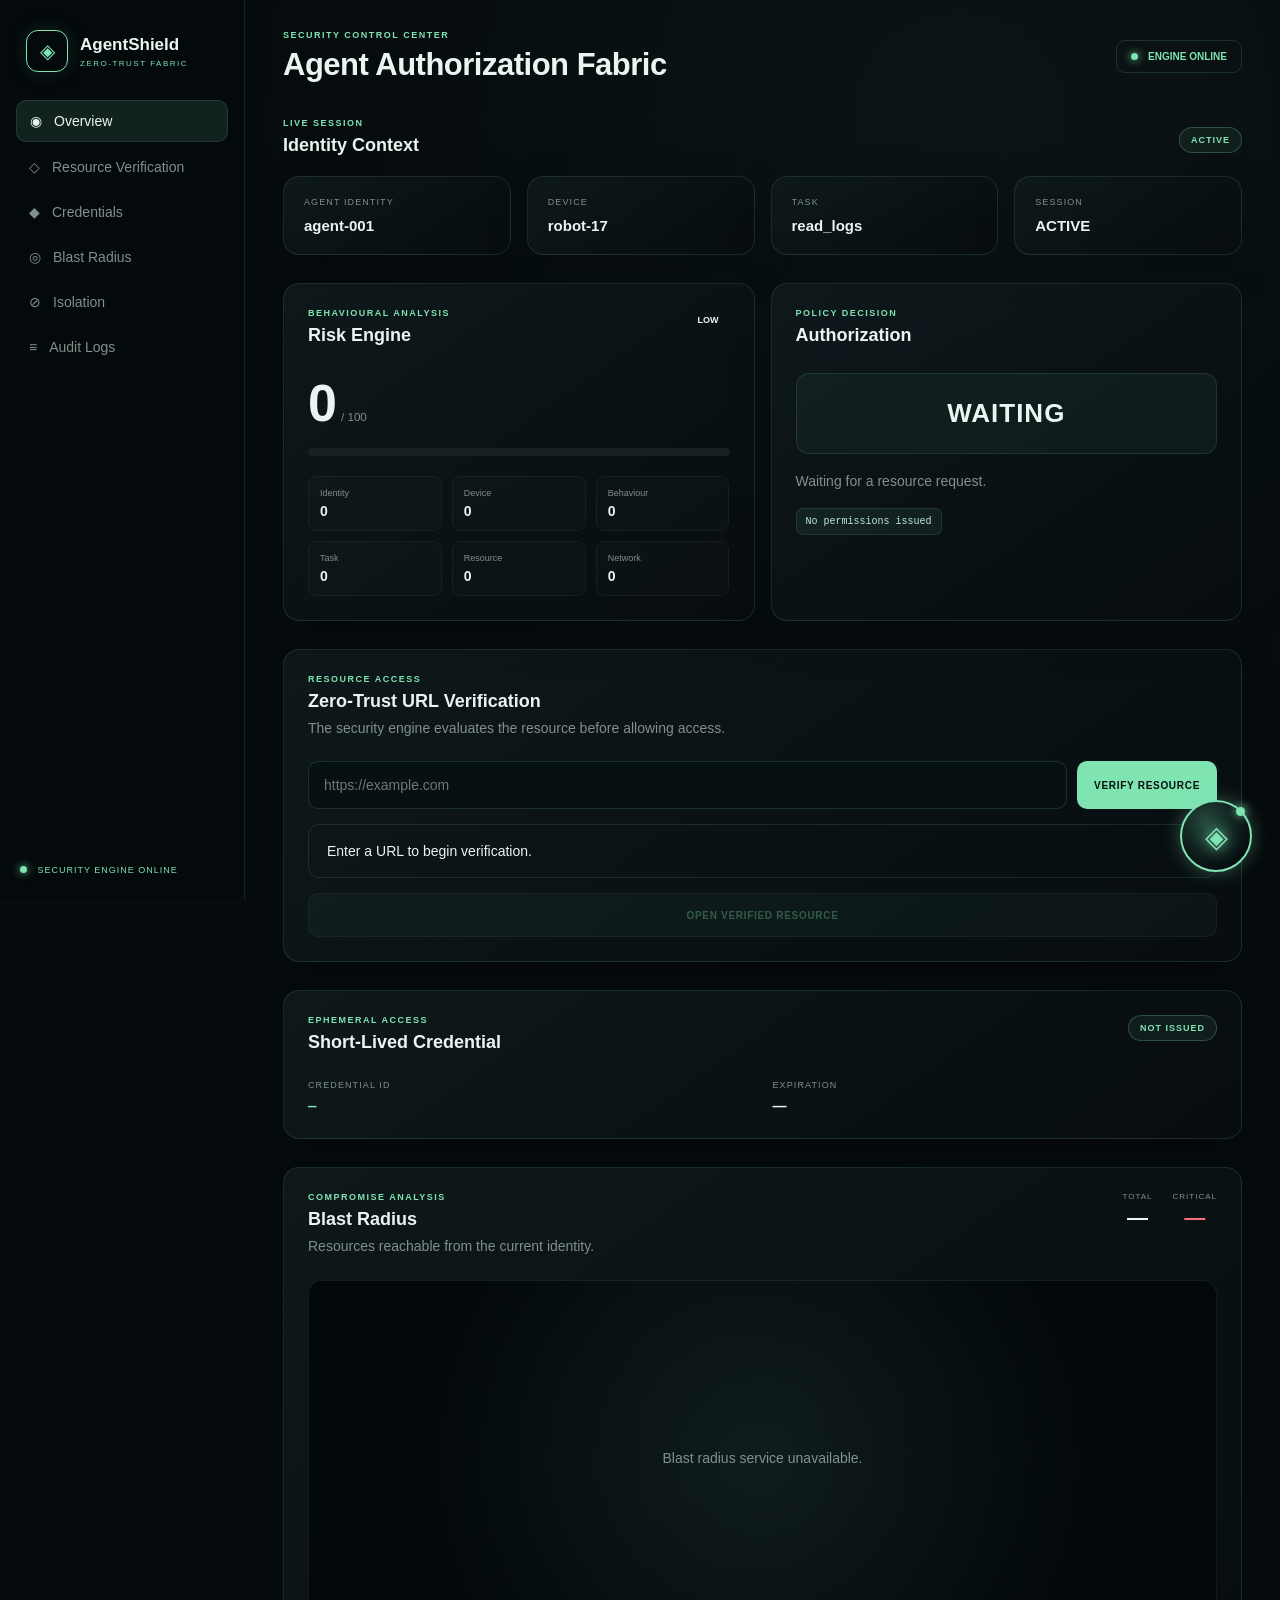
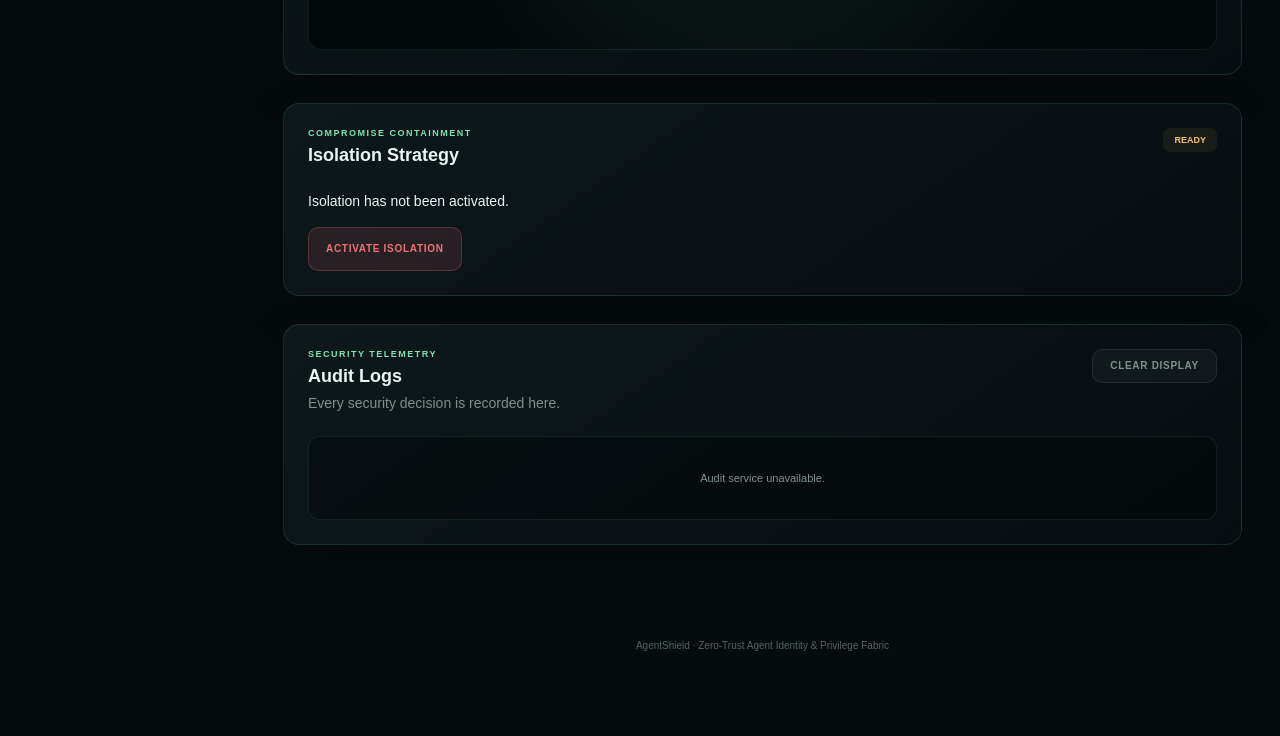
<file: index.html>
<!DOCTYPE html>
<html lang="en">

<head>

    <meta charset="UTF-8">

    <meta
        name="viewport"
        content="width=device-width, initial-scale=1.0"
    >

    <title>
        AgentShield | Zero-Trust Agent Security
    </title>

    <link
        rel="stylesheet"
        href="style.css"
    >

</head>

<body>

<div class="app">

    <!-- SIDEBAR -->

    <aside class="sidebar">

        <div class="brand">

            <div class="brand-icon">
                ◈
            </div>

            <div>
                <strong>
                    AgentShield
                </strong>

                <span>
                    ZERO-TRUST FABRIC
                </span>
            </div>

        </div>


        <nav>

            <a
                href="#overview"
                class="active"
            >
                <span>◉</span>
                Overview
            </a>

            <a href="#resource">
                <span>◇</span>
                Resource Verification
            </a>

            <a href="#credentials">
                <span>◆</span>
                Credentials
            </a>

            <a href="#blast">
                <span>◎</span>
                Blast Radius
            </a>

            <a href="#isolation">
                <span>⊘</span>
                Isolation
            </a>

            <a href="#audit">
                <span>≡</span>
                Audit Logs
            </a>

        </nav>


        <div class="sidebar-status">

            <span class="online-dot"></span>

            SECURITY ENGINE ONLINE

        </div>

    </aside>


    <!-- MAIN -->

    <main class="main">

        <header class="topbar">

            <div>

                <span class="eyebrow">
                    SECURITY CONTROL CENTER
                </span>

                <h1>
                    Agent Authorization Fabric
                </h1>

            </div>


            <div class="engine-status">

                <span class="online-dot"></span>

                ENGINE ONLINE

            </div>

        </header>


        <!-- OVERVIEW -->

        <section
            id="overview"
            class="section"
        >

            <div class="section-title">

                <div>

                    <span class="eyebrow">
                        LIVE SESSION
                    </span>

                    <h2>
                        Identity Context
                    </h2>

                </div>

                <div
                    id="identityBadge"
                    class="badge"
                >
                    ACTIVE
                </div>

            </div>


            <div class="grid four">

                <div class="card">

                    <span class="label">
                        AGENT IDENTITY
                    </span>

                    <strong id="identity">
                        agent-001
                    </strong>

                </div>


                <div class="card">

                    <span class="label">
                        DEVICE
                    </span>

                    <strong id="device">
                        robot-17
                    </strong>

                </div>


                <div class="card">

                    <span class="label">
                        TASK
                    </span>

                    <strong id="task">
                        read_logs
                    </strong>

                </div>


                <div class="card">

                    <span class="label">
                        SESSION
                    </span>

                    <strong id="sessionStatus">
                        ACTIVE
                    </strong>

                </div>

            </div>

        </section>


        <!-- RISK -->

        <section class="section">

            <div class="grid two">

                <div class="panel risk-panel">

                    <div class="panel-heading">

                        <div>

                            <span class="eyebrow">
                                BEHAVIOURAL ANALYSIS
                            </span>

                            <h2>
                                Risk Engine
                            </h2>

                        </div>

                        <div
                            id="riskLevel"
                            class="risk-level"
                        >
                            LOW
                        </div>

                    </div>


                    <div class="risk-score">

                        <span
                            id="riskNumber"
                        >
                            0
                        </span>

                        <small>
                            / 100
                        </small>

                    </div>


                    <div class="risk-track">

                        <div
                            id="riskProgress"
                            class="risk-progress"
                        ></div>

                    </div>


                    <div class="signals">

                        <div>
                            <span>
                                Identity
                            </span>

                            <strong
                                id="identityRisk"
                            >
                                0
                            </strong>
                        </div>

                        <div>
                            <span>
                                Device
                            </span>

                            <strong
                                id="deviceRisk"
                            >
                                0
                            </strong>
                        </div>

                        <div>
                            <span>
                                Behaviour
                            </span>

                            <strong
                                id="behaviourRisk"
                            >
                                0
                            </strong>
                        </div>

                        <div>
                            <span>
                                Task
                            </span>

                            <strong
                                id="taskRisk"
                            >
                                0
                            </strong>
                        </div>

                        <div>
                            <span>
                                Resource
                            </span>

                            <strong
                                id="resourceRisk"
                            >
                                0
                            </strong>
                        </div>

                        <div>
                            <span>
                                Network
                            </span>

                            <strong
                                id="networkRisk"
                            >
                                0
                            </strong>
                        </div>

                    </div>

                </div>


                <!-- AUTHORIZATION -->

                <div class="panel">

                    <div class="panel-heading">

                        <div>

                            <span class="eyebrow">
                                POLICY DECISION
                            </span>

                            <h2>
                                Authorization
                            </h2>

                        </div>

                    </div>


                    <div
                        id="authorizationDecision"
                        class="authorization-decision"
                    >
                        WAITING
                    </div>


                    <p
                        id="authorizationMessage"
                        class="authorization-message"
                    >
                        Waiting for a resource request.
                    </p>


                    <div
                        id="permissions"
                        class="permissions"
                    >

                        <span>
                            No permissions issued
                        </span>

                    </div>

                </div>

            </div>

        </section>


        <!-- RESOURCE -->

        <section
            id="resource"
            class="section"
        >

            <div class="panel">

                <div class="panel-heading">

                    <div>

                        <span class="eyebrow">
                            RESOURCE ACCESS
                        </span>

                        <h2>
                            Zero-Trust URL Verification
                        </h2>

                        <p>
                            The security engine evaluates the
                            resource before allowing access.
                        </p>

                    </div>

                </div>


                <div class="url-form">

                    <input
                        id="resourceUrl"
                        type="url"
                        placeholder="https://example.com"
                        autocomplete="off"
                    >

                    <button
                        id="verifyButton"
                        class="primary-button"
                        type="button"
                    >
                        VERIFY RESOURCE
                    </button>

                </div>


                <div
                    id="resourceResult"
                    class="resource-result"
                >

                    <div class="waiting-box">
                        Enter a URL to begin verification.
                    </div>

                </div>


                <button
                    id="openResourceButton"
                    class="open-button"
                    type="button"
                    disabled
                >
                    OPEN VERIFIED RESOURCE
                </button>

            </div>

        </section>


        <!-- CREDENTIAL -->

        <section
            id="credentials"
            class="section"
        >

            <div class="panel">

                <div class="panel-heading">

                    <div>

                        <span class="eyebrow">
                            EPHEMERAL ACCESS
                        </span>

                        <h2>
                            Short-Lived Credential
                        </h2>

                    </div>

                    <div
                        id="credentialStatus"
                        class="badge"
                    >
                        NOT ISSUED
                    </div>

                </div>


                <div class="credential-grid">

                    <div>

                        <span class="label">
                            CREDENTIAL ID
                        </span>

                        <strong
                            id="credentialId"
                            class="mono"
                        >
                            —
                        </strong>

                    </div>


                    <div>

                        <span class="label">
                            EXPIRATION
                        </span>

                        <strong
                            id="credentialTimer"
                        >
                            —
                        </strong>

                    </div>

                </div>

            </div>

        </section>


        <!-- BLAST RADIUS -->

        <section
            id="blast"
            class="section"
        >

            <div class="panel">

                <div class="panel-heading">

                    <div>

                        <span class="eyebrow">
                            COMPROMISE ANALYSIS
                        </span>

                        <h2>
                            Blast Radius
                        </h2>

                        <p>
                            Resources reachable from the current identity.
                        </p>

                    </div>


                    <div class="blast-summary">

                        <div>

                            <span>
                                TOTAL
                            </span>

                            <strong
                                class="total-resources"
                            >
                                —
                            </strong>

                        </div>


                        <div class="critical">

                            <span>
                                CRITICAL
                            </span>

                            <strong
                                class="critical-count"
                            >
                                —
                            </strong>

                        </div>

                    </div>

                </div>


                <div
                    id="blastRadiusGraph"
                    class="blast-radius-graph"
                >

                    <div class="graph-loading">
                        Loading privilege graph...
                    </div>

                </div>

            </div>

        </section>


        <!-- ISOLATION -->

        <section
            id="isolation"
            class="section"
        >

            <div class="panel isolation-panel">

                <div class="panel-heading">

                    <div>

                        <span class="eyebrow">
                            COMPROMISE CONTAINMENT
                        </span>

                        <h2>
                            Isolation Strategy
                        </h2>

                    </div>


                    <div
                        class="isolation-status"
                    >
                        READY
                    </div>

                </div>


                <div
                    class="isolation-actions"
                >

                    <div>
                        Isolation has not been activated.
                    </div>

                </div>


                <button
                    id="isolateButton"
                    class="danger-button"
                    type="button"
                >
                    ACTIVATE ISOLATION
                </button>

            </div>

        </section>


        <!-- AUDIT LOGS AT BOTTOM -->

        <section
            id="audit"
            class="section audit-section"
        >

            <div class="panel">

                <div class="panel-heading">

                    <div>

                        <span class="eyebrow">
                            SECURITY TELEMETRY
                        </span>

                        <h2>
                            Audit Logs
                        </h2>

                        <p>
                            Every security decision is recorded here.
                        </p>

                    </div>


                    <button
                        id="clearLogsButton"
                        class="secondary-button"
                        type="button"
                    >
                        CLEAR DISPLAY
                    </button>

                </div>


                <div
                    id="auditLogs"
                    class="audit-log-container"
                >

                    <div class="audit-empty">
                        Waiting for security events...
                    </div>

                </div>

            </div>

        </section>


        <footer>

            AgentShield · Zero-Trust Agent Identity
            & Privilege Fabric

        </footer>

    </main>

</div>


<!-- DRAGGABLE AI INSTRUCTOR -->

<div id="floatingAgent">

    <button
        id="floatingAgentButton"
        type="button"
    >

        <span class="bot-icon">
            ◈
        </span>

        <span class="bot-status"></span>

    </button>


    <div id="agentChat">

        <div class="chat-header">

            <div>

                <strong>
                    AgentShield AI
                </strong>

                <small>
                    SECURITY INSTRUCTOR
                </small>

            </div>


            <button
                id="closeAgentChat"
                type="button"
            >
                ×
            </button>

        </div>


        <div
            id="chatMessages"
            class="chat-messages"
        >

            <div class="bot-message">

                Hello. I am your AgentShield
                security instructor.

                <br><br>

                Ask me about:

                <br>
                • Risk Engine
                <br>
                • Authorization
                <br>
                • Credentials
                <br>
                • Blast Radius
                <br>
                • Isolation
                <br>
                • Zero Trust

            </div>

        </div>


        <div class="chat-input-area">

            <input
                id="chatInput"
                type="text"
                placeholder="Ask about security..."
            >

            <button
                id="sendChat"
                type="button"
            >
                →
            </button>

        </div>

    </div>

</div>


<script src="script.js"></script>

</body>

</html>
</file>
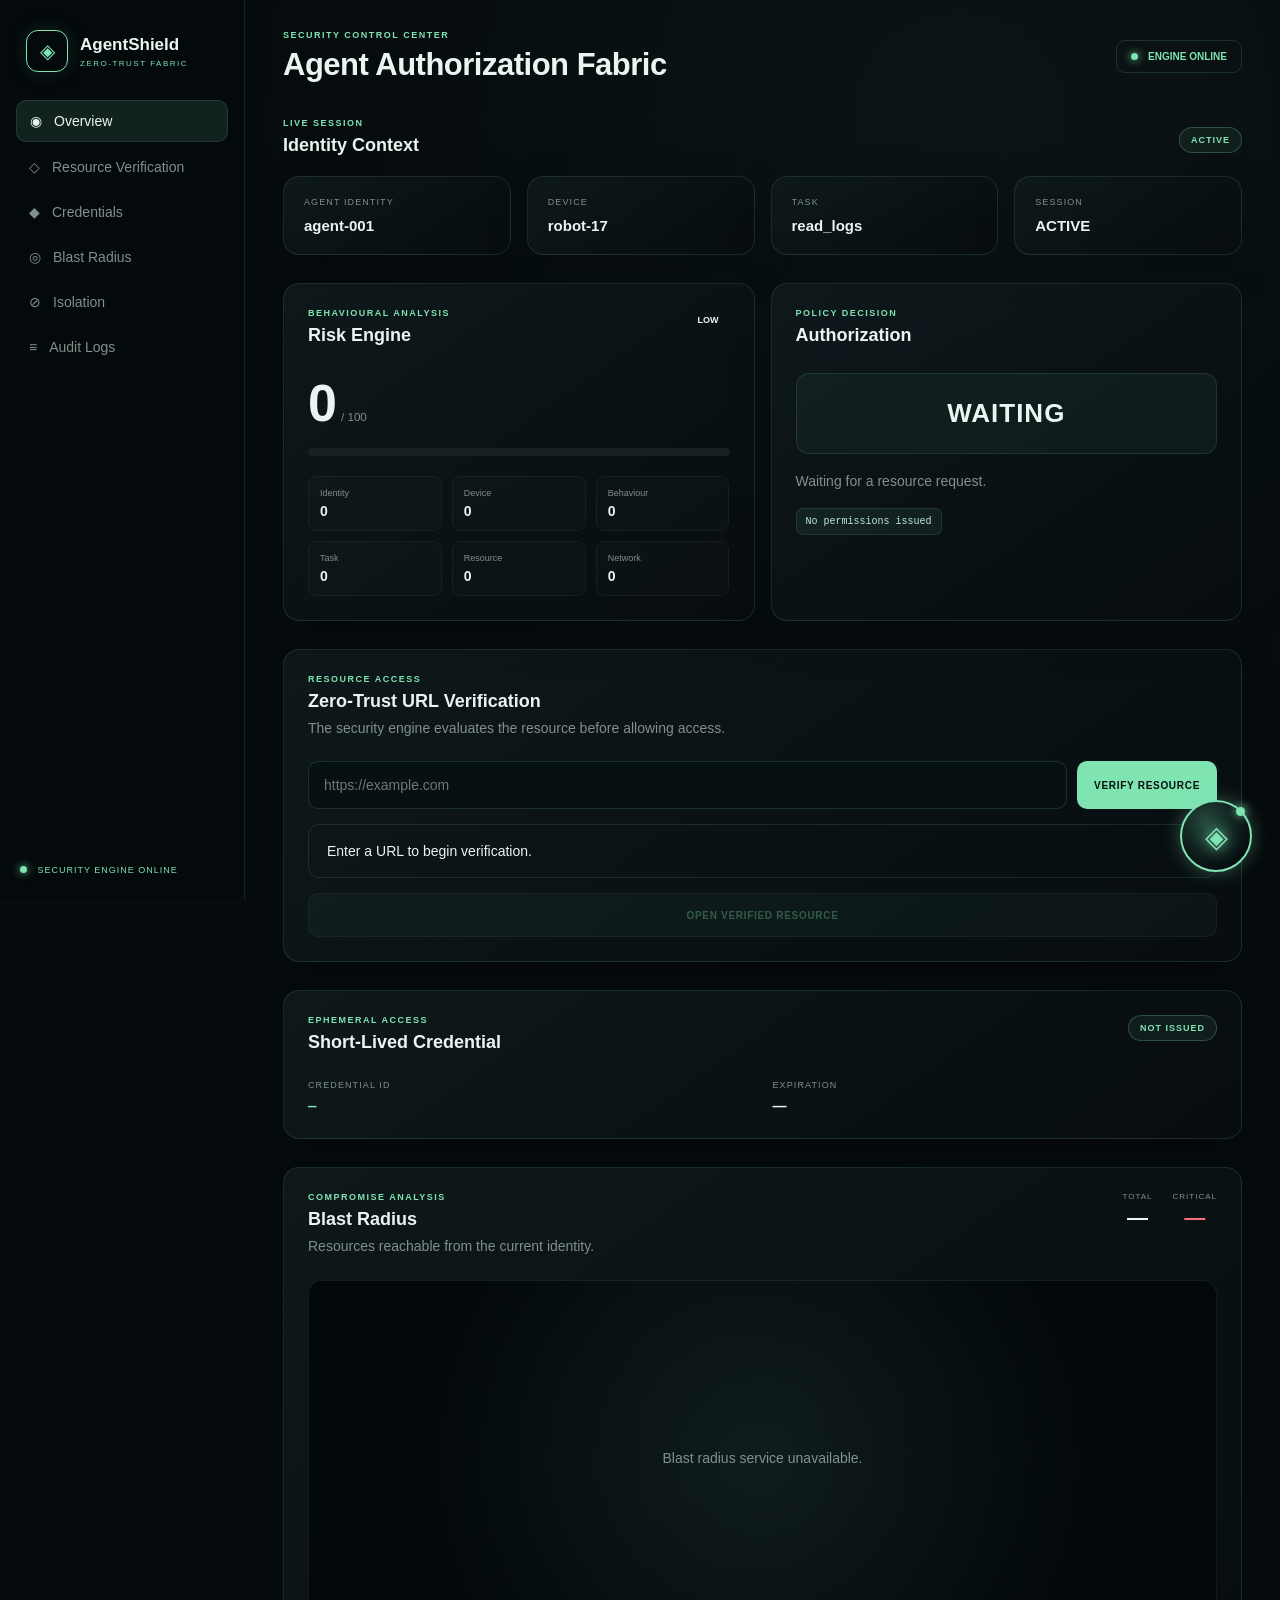
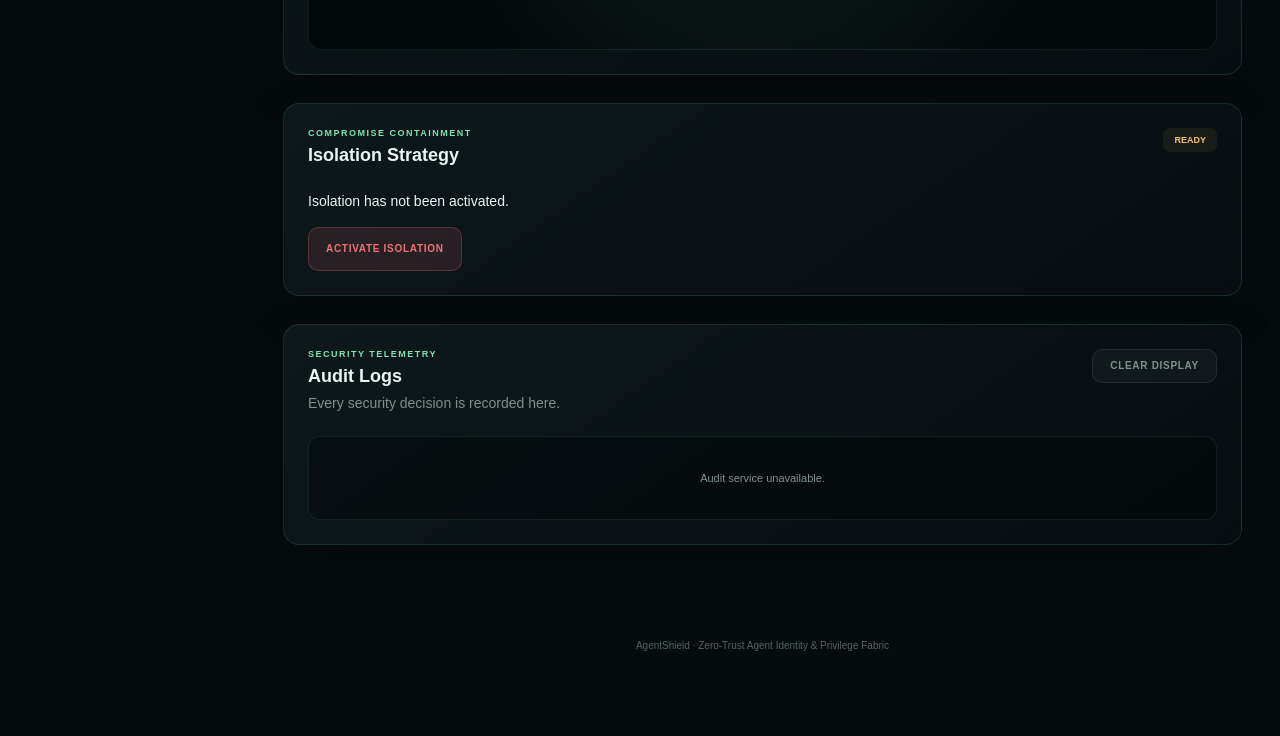
<file: frontend/index.html>
<!DOCTYPE html>
<html lang="en">

<head>

    <meta charset="UTF-8">

    <meta
        name="viewport"
        content="width=device-width, initial-scale=1.0"
    >

    <title>
        AgentShield | Zero-Trust Agent Security
    </title>

    <link
        rel="stylesheet"
        href="style.css"
    >

</head>

<body>

<div class="app">

    <!-- SIDEBAR -->

    <aside class="sidebar">

        <div class="brand">

            <div class="brand-icon">
                ◈
            </div>

            <div>
                <strong>
                    AgentShield
                </strong>

                <span>
                    ZERO-TRUST FABRIC
                </span>
            </div>

        </div>


        <nav>

            <a
                href="#overview"
                class="active"
            >
                <span>◉</span>
                Overview
            </a>

            <a href="#resource">
                <span>◇</span>
                Resource Verification
            </a>

            <a href="#credentials">
                <span>◆</span>
                Credentials
            </a>

            <a href="#blast">
                <span>◎</span>
                Blast Radius
            </a>

            <a href="#isolation">
                <span>⊘</span>
                Isolation
            </a>

            <a href="#audit">
                <span>≡</span>
                Audit Logs
            </a>

        </nav>


        <div class="sidebar-status">

            <span class="online-dot"></span>

            SECURITY ENGINE ONLINE

        </div>

    </aside>


    <!-- MAIN -->

    <main class="main">

        <header class="topbar">

            <div>

                <span class="eyebrow">
                    SECURITY CONTROL CENTER
                </span>

                <h1>
                    Agent Authorization Fabric
                </h1>

            </div>


            <div class="engine-status">

                <span class="online-dot"></span>

                ENGINE ONLINE

            </div>

        </header>


        <!-- OVERVIEW -->

        <section
            id="overview"
            class="section"
        >

            <div class="section-title">

                <div>

                    <span class="eyebrow">
                        LIVE SESSION
                    </span>

                    <h2>
                        Identity Context
                    </h2>

                </div>

                <div
                    id="identityBadge"
                    class="badge"
                >
                    ACTIVE
                </div>

            </div>


            <div class="grid four">

                <div class="card">

                    <span class="label">
                        AGENT IDENTITY
                    </span>

                    <strong id="identity">
                        agent-001
                    </strong>

                </div>


                <div class="card">

                    <span class="label">
                        DEVICE
                    </span>

                    <strong id="device">
                        robot-17
                    </strong>

                </div>


                <div class="card">

                    <span class="label">
                        TASK
                    </span>

                    <strong id="task">
                        read_logs
                    </strong>

                </div>


                <div class="card">

                    <span class="label">
                        SESSION
                    </span>

                    <strong id="sessionStatus">
                        ACTIVE
                    </strong>

                </div>

            </div>

        </section>


        <!-- RISK -->

        <section class="section">

            <div class="grid two">

                <div class="panel risk-panel">

                    <div class="panel-heading">

                        <div>

                            <span class="eyebrow">
                                BEHAVIOURAL ANALYSIS
                            </span>

                            <h2>
                                Risk Engine
                            </h2>

                        </div>

                        <div
                            id="riskLevel"
                            class="risk-level"
                        >
                            LOW
                        </div>

                    </div>


                    <div class="risk-score">

                        <span
                            id="riskNumber"
                        >
                            0
                        </span>

                        <small>
                            / 100
                        </small>

                    </div>


                    <div class="risk-track">

                        <div
                            id="riskProgress"
                            class="risk-progress"
                        ></div>

                    </div>


                    <div class="signals">

                        <div>
                            <span>
                                Identity
                            </span>

                            <strong
                                id="identityRisk"
                            >
                                0
                            </strong>
                        </div>

                        <div>
                            <span>
                                Device
                            </span>

                            <strong
                                id="deviceRisk"
                            >
                                0
                            </strong>
                        </div>

                        <div>
                            <span>
                                Behaviour
                            </span>

                            <strong
                                id="behaviourRisk"
                            >
                                0
                            </strong>
                        </div>

                        <div>
                            <span>
                                Task
                            </span>

                            <strong
                                id="taskRisk"
                            >
                                0
                            </strong>
                        </div>

                        <div>
                            <span>
                                Resource
                            </span>

                            <strong
                                id="resourceRisk"
                            >
                                0
                            </strong>
                        </div>

                        <div>
                            <span>
                                Network
                            </span>

                            <strong
                                id="networkRisk"
                            >
                                0
                            </strong>
                        </div>

                    </div>

                </div>


                <!-- AUTHORIZATION -->

                <div class="panel">

                    <div class="panel-heading">

                        <div>

                            <span class="eyebrow">
                                POLICY DECISION
                            </span>

                            <h2>
                                Authorization
                            </h2>

                        </div>

                    </div>


                    <div
                        id="authorizationDecision"
                        class="authorization-decision"
                    >
                        WAITING
                    </div>


                    <p
                        id="authorizationMessage"
                        class="authorization-message"
                    >
                        Waiting for a resource request.
                    </p>


                    <div
                        id="permissions"
                        class="permissions"
                    >

                        <span>
                            No permissions issued
                        </span>

                    </div>

                </div>

            </div>

        </section>


        <!-- RESOURCE -->

        <section
            id="resource"
            class="section"
        >

            <div class="panel">

                <div class="panel-heading">

                    <div>

                        <span class="eyebrow">
                            RESOURCE ACCESS
                        </span>

                        <h2>
                            Zero-Trust URL Verification
                        </h2>

                        <p>
                            The security engine evaluates the
                            resource before allowing access.
                        </p>

                    </div>

                </div>


                <div class="url-form">

                    <input
                        id="resourceUrl"
                        type="url"
                        placeholder="https://example.com"
                        autocomplete="off"
                    >

                    <button
                        id="verifyButton"
                        class="primary-button"
                        type="button"
                    >
                        VERIFY RESOURCE
                    </button>

                </div>


                <div
                    id="resourceResult"
                    class="resource-result"
                >

                    <div class="waiting-box">
                        Enter a URL to begin verification.
                    </div>

                </div>


                <button
                    id="openResourceButton"
                    class="open-button"
                    type="button"
                    disabled
                >
                    OPEN VERIFIED RESOURCE
                </button>

            </div>

        </section>


        <!-- CREDENTIAL -->

        <section
            id="credentials"
            class="section"
        >

            <div class="panel">

                <div class="panel-heading">

                    <div>

                        <span class="eyebrow">
                            EPHEMERAL ACCESS
                        </span>

                        <h2>
                            Short-Lived Credential
                        </h2>

                    </div>

                    <div
                        id="credentialStatus"
                        class="badge"
                    >
                        NOT ISSUED
                    </div>

                </div>


                <div class="credential-grid">

                    <div>

                        <span class="label">
                            CREDENTIAL ID
                        </span>

                        <strong
                            id="credentialId"
                            class="mono"
                        >
                            —
                        </strong>

                    </div>


                    <div>

                        <span class="label">
                            EXPIRATION
                        </span>

                        <strong
                            id="credentialTimer"
                        >
                            —
                        </strong>

                    </div>

                </div>

            </div>

        </section>


        <!-- BLAST RADIUS -->

        <section
            id="blast"
            class="section"
        >

            <div class="panel">

                <div class="panel-heading">

                    <div>

                        <span class="eyebrow">
                            COMPROMISE ANALYSIS
                        </span>

                        <h2>
                            Blast Radius
                        </h2>

                        <p>
                            Resources reachable from the current identity.
                        </p>

                    </div>


                    <div class="blast-summary">

                        <div>

                            <span>
                                TOTAL
                            </span>

                            <strong
                                class="total-resources"
                            >
                                —
                            </strong>

                        </div>


                        <div class="critical">

                            <span>
                                CRITICAL
                            </span>

                            <strong
                                class="critical-count"
                            >
                                —
                            </strong>

                        </div>

                    </div>

                </div>


                <div
                    id="blastRadiusGraph"
                    class="blast-radius-graph"
                >

                    <div class="graph-loading">
                        Loading privilege graph...
                    </div>

                </div>

            </div>

        </section>


        <!-- ISOLATION -->

        <section
            id="isolation"
            class="section"
        >

            <div class="panel isolation-panel">

                <div class="panel-heading">

                    <div>

                        <span class="eyebrow">
                            COMPROMISE CONTAINMENT
                        </span>

                        <h2>
                            Isolation Strategy
                        </h2>

                    </div>


                    <div
                        class="isolation-status"
                    >
                        READY
                    </div>

                </div>


                <div
                    class="isolation-actions"
                >

                    <div>
                        Isolation has not been activated.
                    </div>

                </div>


                <button
                    id="isolateButton"
                    class="danger-button"
                    type="button"
                >
                    ACTIVATE ISOLATION
                </button>

            </div>

        </section>


        <!-- AUDIT LOGS AT BOTTOM -->

        <section
            id="audit"
            class="section audit-section"
        >

            <div class="panel">

                <div class="panel-heading">

                    <div>

                        <span class="eyebrow">
                            SECURITY TELEMETRY
                        </span>

                        <h2>
                            Audit Logs
                        </h2>

                        <p>
                            Every security decision is recorded here.
                        </p>

                    </div>


                    <button
                        id="clearLogsButton"
                        class="secondary-button"
                        type="button"
                    >
                        CLEAR DISPLAY
                    </button>

                </div>


                <div
                    id="auditLogs"
                    class="audit-log-container"
                >

                    <div class="audit-empty">
                        Waiting for security events...
                    </div>

                </div>

            </div>

        </section>


        <footer>

            AgentShield · Zero-Trust Agent Identity
            & Privilege Fabric

        </footer>

    </main>

</div>


<!-- DRAGGABLE AI INSTRUCTOR -->

<div id="floatingAgent">

    <button
        id="floatingAgentButton"
        type="button"
    >

        <span class="bot-icon">
            ◈
        </span>

        <span class="bot-status"></span>

    </button>


    <div id="agentChat">

        <div class="chat-header">

            <div>

                <strong>
                    AgentShield AI
                </strong>

                <small>
                    SECURITY INSTRUCTOR
                </small>

            </div>


            <button
                id="closeAgentChat"
                type="button"
            >
                ×
            </button>

        </div>


        <div
            id="chatMessages"
            class="chat-messages"
        >

            <div class="bot-message">

                Hello. I am your AgentShield
                security instructor.

                <br><br>

                Ask me about:

                <br>
                • Risk Engine
                <br>
                • Authorization
                <br>
                • Credentials
                <br>
                • Blast Radius
                <br>
                • Isolation
                <br>
                • Zero Trust

            </div>

        </div>


        <div class="chat-input-area">

            <input
                id="chatInput"
                type="text"
                placeholder="Ask about security..."
            >

            <button
                id="sendChat"
                type="button"
            >
                →
            </button>

        </div>

    </div>

</div>


<script src="script.js"></script>

</body>

</html>
</file>
<file: style.css>
* {
    box-sizing: border-box;
    margin: 0;
    padding: 0;
}

:root {

    --bg:
        #060b0d;

    --panel:
        #0b1316;

    --panel-2:
        #101a1d;

    --border:
        rgba(127, 227, 178, 0.13);

    --green:
        #7fe3b2;

    --green-soft:
        rgba(127, 227, 178, 0.12);

    --text:
        #e8f5f0;

    --muted:
        #7f918b;

    --yellow:
        #f2bf70;

    --red:
        #ef7279;

    --blue:
        #83baff;
}

html {
    scroll-behavior: smooth;
}

body {

    background:
        radial-gradient(
            circle at 75% 5%,
            rgba(127, 227, 178, 0.045),
            transparent 30%
        ),
        var(--bg);

    color:
        var(--text);

    font-family:
        Inter,
        Segoe UI,
        Arial,
        sans-serif;

    font-size:
        14px;

    min-height:
        100vh;
}

button,
input {
    font:
        inherit;
}

button {
    cursor:
        pointer;
}

.app {
    min-height:
        100vh;

    display:
        flex;
}


/* SIDEBAR */

.sidebar {

    position:
        sticky;

    top:
        0;

    width:
        245px;

    height:
        100vh;

    padding:
        24px 16px;

    border-right:
        1px solid var(--border);

    background:
        rgba(5, 10, 12, 0.95);
}

.brand {

    display:
        flex;

    gap:
        12px;

    align-items:
        center;

    padding:
        6px 10px 28px;
}

.brand-icon {

    width:
        42px;

    height:
        42px;

    display:
        flex;

    align-items:
        center;

    justify-content:
        center;

    border:
        1px solid var(--green);

    border-radius:
        12px;

    color:
        var(--green);

    font-size:
        20px;

    box-shadow:
        0 0 20px
        rgba(127,227,178,.12);
}

.brand strong {

    display:
        block;

    font-size:
        17px;
}

.brand span {

    display:
        block;

    margin-top:
        4px;

    color:
        var(--green);

    font-size:
        8px;

    letter-spacing:
        1.5px;
}

nav {

    display:
        flex;

    flex-direction:
        column;

    gap:
        5px;
}

nav a {

    display:
        flex;

    align-items:
        center;

    gap:
        12px;

    padding:
        12px 13px;

    border-radius:
        10px;

    color:
        var(--muted);

    text-decoration:
        none;

    transition:
        .2s;
}

nav a:hover,
nav a.active {

    color:
        var(--text);

    background:
        var(--green-soft);
}

nav a.active {

    border:
        1px solid
        rgba(127,227,178,.12);
}

.sidebar-status {

    position:
        absolute;

    left:
        20px;

    right:
        20px;

    bottom:
        25px;

    color:
        var(--green);

    font-size:
        9px;

    letter-spacing:
        1px;
}

.online-dot {

    display:
        inline-block;

    width:
        7px;

    height:
        7px;

    margin-right:
        7px;

    border-radius:
        50%;

    background:
        var(--green);

    box-shadow:
        0 0 9px
        var(--green);
}


/* MAIN */

.main {

    width:
        calc(100% - 245px);

    max-width:
        1500px;

    padding:
        30px 38px 60px;
}

.topbar {

    display:
        flex;

    align-items:
        center;

    justify-content:
        space-between;

    margin-bottom:
        35px;
}

.eyebrow {

    display:
        block;

    margin-bottom:
        7px;

    color:
        var(--green);

    font-size:
        9px;

    font-weight:
        700;

    letter-spacing:
        1.5px;
}

h1 {

    font-size:
        clamp(22px, 3vw, 31px);

    letter-spacing:
        -.5px;
}

h2 {

    font-size:
        18px;

    margin-bottom:
        5px;
}

p {

    color:
        var(--muted);

    line-height:
        1.6;
}

.engine-status {

    padding:
        10px 14px;

    border:
        1px solid
        rgba(127,227,178,.16);

    border-radius:
        9px;

    color:
        var(--green);

    font-size:
        10px;
    font-weight:
        700;
}


/* SECTIONS */

.section {

    margin-bottom:
        28px;
}

.section-title {

    display:
        flex;

    align-items:
        center;

    justify-content:
        space-between;

    margin-bottom:
        15px;
}


/* CARDS */

.grid {

    display:
        grid;

    gap:
        16px;
}

.grid.four {

    grid-template-columns:
        repeat(4, 1fr);
}

.grid.two {

    grid-template-columns:
        repeat(2, 1fr);
}

.card,
.panel {

    border:
        1px solid var(--border);

    border-radius:
        16px;

    background:
        linear-gradient(
            145deg,
            rgba(15,25,28,.94),
            rgba(7,13,16,.96)
        );

    box-shadow:
        0 15px 45px
        rgba(0,0,0,.16);
}

.card {

    padding:
        20px;
}

.card strong {

    display:
        block;

    margin-top:
        10px;

    color:
        var(--text);

    font-size:
        15px;
}

.label {

    display:
        block;

    color:
        var(--muted);

    font-size:
        9px;

    letter-spacing:
        1.1px;
}


/* PANEL */

.panel {

    padding:
        24px;
}

.panel-heading {

    display:
        flex;

    align-items:
        flex-start;

    justify-content:
        space-between;

    gap:
        20px;

    margin-bottom:
        22px;
}


/* BADGES */

.badge {

    padding:
        7px 11px;

    border:
        1px solid
        rgba(127,227,178,.25);

    border-radius:
        999px;

    color:
        var(--green);

    background:
        rgba(127,227,178,.07);

    font-size:
        9px;

    font-weight:
        700;

    letter-spacing:
        1px;
}


/* RISK */

.risk-score {

    display:
        flex;

    align-items:
        baseline;

    gap:
        4px;

    margin:
        15px 0;
}

.risk-score span {

    font-size:
        52px;

    font-weight:
        700;
}

.risk-score small {

    color:
        var(--muted);
}

.risk-track {

    height:
        8px;

    overflow:
        hidden;

    border-radius:
        99px;

    background:
        #172124;
}

.risk-progress {

    height:
        100%;

    width:
        0;

    border-radius:
        inherit;

    background:
        linear-gradient(
            90deg,
            var(--green),
            var(--yellow),
            var(--red)
        );

    transition:
        width .5s ease;
}

.risk-level {

    padding:
        7px 11px;

    border-radius:
        7px;

    font-size:
        9px;

    font-weight:
        700;
}

.risk-level.low {

    color:
        var(--green);

    background:
        rgba(127,227,178,.08);
}

.risk-level.medium {

    color:
        var(--yellow);

    background:
        rgba(242,191,112,.08);
}

.risk-level.high,
.risk-level.critical {

    color:
        var(--red);

    background:
        rgba(239,114,121,.08);
}

.signals {

    display:
        grid;

    grid-template-columns:
        repeat(3, 1fr);

    gap:
        10px;

    margin-top:
        20px;
}

.signals div {

    padding:
        11px;

    border:
        1px solid
        rgba(255,255,255,.05);

    border-radius:
        9px;

    background:
        rgba(255,255,255,.015);
}

.signals span {

    display:
        block;

    color:
        var(--muted);

    font-size:
        9px;
}

.signals strong {

    display:
        block;

    margin-top:
        5px;

    font-size:
        14px;
}


/* AUTHORIZATION */

.authorization-decision {

    padding:
        24px;

    border-radius:
        13px;

    text-align:
        center;

    font-size:
        26px;

    font-weight:
        800;

    letter-spacing:
        1px;

    background:
        rgba(127,227,178,.05);

    border:
        1px solid
        var(--border);
}

.authorization-decision.allow {

    color:
        var(--green);
}

.authorization-decision.restrict,
.authorization-decision.reauthenticate {

    color:
        var(--yellow);
}

.authorization-decision.revoke {

    color:
        var(--red);
}

.authorization-message {

    margin:
        16px 0;
}

.permissions {

    display:
        flex;

    flex-wrap:
        wrap;

    gap:
        7px;
}

.permissions span {

    padding:
        7px 9px;

    border-radius:
        7px;

    background:
        rgba(127,227,178,.07);

    border:
        1px solid
        rgba(127,227,178,.12);

    color:
        #bcebd5;

    font-family:
        monospace;

    font-size:
        10px;
}


/* URL */

.url-form {

    display:
        flex;

    gap:
        10px;
}

.url-form input {

    flex:
        1;

    height:
        48px;

    padding:
        0 15px;

    border:
        1px solid
        rgba(127,227,178,.15);

    border-radius:
        10px;

    outline:
        none;

    background:
        #071013;

    color:
        var(--text);
}

.url-form input:focus {

    border-color:
        rgba(127,227,178,.55);
}

.primary-button,
.open-button,
.danger-button,
.secondary-button {

    border:
        none;

    border-radius:
        10px;

    padding:
        0 17px;

    min-height:
        44px;

    font-size:
        10px;

    font-weight:
        800;

    letter-spacing:
        .7px;
}

.primary-button {

    background:
        var(--green);

    color:
        #06100c;
}

.open-button {

    margin-top:
        15px;

    background:
        rgba(127,227,178,.12);

    color:
        var(--green);

    border:
        1px solid
        rgba(127,227,178,.2);

    width:
        100%;
}

.open-button:disabled {

    opacity:
        .35;

    cursor:
        not-allowed;
}

.resource-result {

    margin-top:
        15px;
}

.waiting-box,
.resource-success,
.resource-danger,
.resource-checking {

    padding:
        18px;

    border-radius:
        11px;

    border:
        1px solid
        var(--border);
}

.resource-success {

    border-color:
        rgba(127,227,178,.3);

    background:
        rgba(127,227,178,.045);
}

.resource-danger {

    border-color:
        rgba(239,114,121,.3);

    background:
        rgba(239,114,121,.045);
}

.resource-checking {

    color:
        var(--yellow);
}

.resource-title {

    font-weight:
        800;

    margin-bottom:
        12px;
}

.resource-success
.resource-title {

    color:
        var(--green);
}

.resource-danger
.resource-title {

    color:
        var(--red);
}

.resource-row {

    display:
        flex;

    justify-content:
        space-between;

    gap:
        15px;

    padding:
        8px 0;

    border-bottom:
        1px solid
        rgba(255,255,255,.04);

    font-size:
        11px;
}

.resource-row span {

    color:
        var(--muted);
}

.warning-text {

    margin-top:
        12px;

    color:
        var(--red);
    font-weight:
        700;
}

.session-box {

    margin-top:
        15px;

    padding:
        12px;

    border-radius:
        9px;

    background:
        rgba(0,0,0,.2);

    color:
        #9aaba5;

    line-height:
        1.8;

    font-size:
        11px;
}


/* CREDENTIAL */

.credential-grid {

    display:
        grid;

    grid-template-columns:
        1fr 1fr;

    gap:
        20px;
}

.credential-grid strong {

    display:
        block;

    margin-top:
        8px;
}

.mono {

    font-family:
        monospace;

    color:
        var(--green);

    word-break:
        break-all;
}


/* BLAST */

.blast-summary {

    display:
        flex;

    gap:
        20px;
}

.blast-summary div {

    text-align:
        center;
}

.blast-summary span {

    display:
        block;

    color:
        var(--muted);

    font-size:
        8px;

    letter-spacing:
        1px;
}

.blast-summary strong {

    display:
        block;

    margin-top:
        4px;

    font-size:
        21px;
}

.blast-summary .critical strong {

    color:
        var(--red);
}

.blast-radius-graph {

    min-height:
        370px;

    padding:
        32px;

    overflow:
        auto;

    border:
        1px solid
        rgba(127,227,178,.1);

    border-radius:
        14px;

    background:
        radial-gradient(
            circle at center,
            rgba(127,227,178,.055),
            rgba(3,8,10,.96) 70%
        );
}

.graph-node {

    position:
        relative;

    min-width:
        145px;

    max-width:
        190px;

    padding:
        14px;

    text-align:
        center;

    border:
        1px solid
        rgba(127,227,178,.2);

    border-radius:
        12px;

    background:
        rgba(10,20,23,.95);

    transition:
        .2s;
}

.graph-node:hover {

    transform:
        translateY(-4px);

    border-color:
        var(--green);
}

.graph-node.identity {

    margin:
        0 auto;

    border-color:
        rgba(127,227,178,.7);

    box-shadow:
        0 0 25px
        rgba(127,227,178,.12);
}

.graph-node.critical {

    border-color:
        rgba(239,114,121,.7);

    box-shadow:
        0 0 22px
        rgba(239,114,121,.12);
}

.node-icon {

    width:
        34px;

    height:
        34px;

    margin:
        0 auto 8px;

    display:
        flex;

    align-items:
        center;

    justify-content:
        center;

    border-radius:
        50%;

    background:
        rgba(127,227,178,.08);

    color:
        var(--green);

    font-weight:
        800;
}

.graph-node.critical
.node-icon {

    background:
        rgba(239,114,121,.1);

    color:
        var(--red);
}

.node-name {

    font-size:
        11px;

    font-weight:
        700;

    word-break:
        break-word;
}

.node-label {

    margin-top:
        6px;

    color:
        var(--red);

    font-size:
        8px;

    font-weight:
        800;

    letter-spacing:
        1px;
}

.graph-line {

    width:
        1px;

    height:
        40px;

    margin:
        auto;

    background:
        linear-gradient(
            transparent,
            rgba(127,227,178,.7),
            transparent
        );
}

.graph-resource-layer {

    display:
        flex;

    flex-wrap:
        wrap;

    justify-content:
        center;

    gap:
        14px;
}

.graph-loading,
.graph-error {

    min-height:
        290px;

    display:
        flex;

    align-items:
        center;

    justify-content:
        center;

    color:
        var(--muted);
}


/* ISOLATION */

.isolation-status {

    padding:
        7px 11px;

    border-radius:
        7px;

    color:
        var(--yellow);

    background:
        rgba(242,191,112,.07);

    font-size:
        9px;

    font-weight:
        800;
}

.isolation-status.active {

    color:
        var(--red);

    background:
        rgba(239,114,121,.08);
}

.isolation-actions {

    display:
        grid;

    gap:
        8px;

    margin-bottom:
        18px;
}

.isolation-action {

    padding:
        11px 13px;

    border-radius:
        9px;

    background:
        rgba(239,114,121,.045);

    border:
        1px solid
        rgba(239,114,121,.12);

    color:
        #c7d3cf;

    font-size:
        11px;
}

.isolation-action span {

    color:
        var(--green);

    margin-right:
        7px;
}

.danger-button {

    background:
        rgba(239,114,121,.12);

    color:
        var(--red);

    border:
        1px solid
        rgba(239,114,121,.25);
}


/* AUDIT */

.audit-section {

    margin-bottom:
        70px;
}

.secondary-button {

    min-height:
        34px;

    color:
        var(--muted);

    background:
        rgba(255,255,255,.04);

    border:
        1px solid
        rgba(255,255,255,.08);
}

.audit-log-container {

    overflow:
        hidden;

    border:
        1px solid
        rgba(127,227,178,.1);

    border-radius:
        12px;

    background:
        rgba(2,7,9,.5);
}

.audit-row {

    min-height:
        64px;

    display:
        grid;

    grid-template-columns:
        8px 90px 1fr 130px;

    align-items:
        center;

    gap:
        14px;

    padding:
        10px 16px;

    border-bottom:
        1px solid
        rgba(255,255,255,.04);
}

.audit-row:last-child {
    border-bottom:
        none;
}

.audit-indicator {

    width:
        7px;

    height:
        7px;

    border-radius:
        50%;

    background:
        var(--muted);
}

.audit-row.success
.audit-indicator {

    background:
        var(--green);

    box-shadow:
        0 0 8px
        var(--green);
}

.audit-row.warning
.audit-indicator {

    background:
        var(--yellow);

    box-shadow:
        0 0 8px
        var(--yellow);
}

.audit-row.danger
.audit-indicator {

    background:
        var(--red);

    box-shadow:
        0 0 8px
        var(--red);
}

.audit-time {

    color:
        var(--muted);

    font-family:
        monospace;

    font-size:
        10px;
}

.audit-event {

    display:
        flex;

    flex-direction:
        column;

    gap:
        4px;
}

.audit-event strong {

    font-size:
        11px;
}

.audit-event span {

    color:
        var(--muted);

    font-size:
        10px;
}

.audit-identity {

    color:
        #82938d;

    font-family:
        monospace;

    font-size:
        10px;

    text-align:
        right;
}

.audit-empty {

    padding:
        35px;

    text-align:
        center;

    color:
        var(--muted);

    font-size:
        11px;
}


/* FOOTER */

footer {

    padding:
        25px 0;

    text-align:
        center;

    color:
        #53645f;

    font-size:
        10px;
}


/* CHATBOT */

#floatingAgent {

    position:
        fixed;

    right:
        28px;

    bottom:
        28px;

    width:
        72px;

    height:
        72px;

    z-index:
        9999;

    user-select:
        none;

    touch-action:
        none;
}

#floatingAgentButton {

    width:
        72px;

    height:
        72px;

    border-radius:
        50%;

    border:
        2px solid
        var(--green);

    background:
        radial-gradient(
            circle at 35% 28%,
            #24483d,
            #10211e 42%,
            #080e12 75%
        );

    display:
        flex;

    align-items:
        center;

    justify-content:
        center;

    box-shadow:
        0 0 18px
        rgba(127,227,178,.35);

    cursor:
        grab;

    position:
        relative;
}

.bot-icon {

    color:
        var(--green);

    font-size:
        30px;

    text-shadow:
        0 0 15px
        var(--green);
}

.bot-status {

    position:
        absolute;

    width:
        9px;

    height:
        9px;

    right:
        5px;

    top:
        5px;

    border-radius:
        50%;

    background:
        var(--green);

    box-shadow:
        0 0 10px
        var(--green);
}

#agentChat {

    position:
        absolute;

    right:
        0;

    bottom:
        88px;

    width:
        340px;

    height:
        450px;

    display:
        none;

    flex-direction:
        column;

    overflow:
        hidden;

    border:
        1px solid
        rgba(127,227,178,.25);

    border-radius:
        17px;

    background:
        rgba(7,14,17,.97);

    box-shadow:
        0 25px 70px
        rgba(0,0,0,.55);
}

#floatingAgent.chat-open
#agentChat {

    display:
        flex;
}

.chat-header {

    min-height:
        62px;

    padding:
        0 14px 0 18px;

    display:
        flex;

    align-items:
        center;

    justify-content:
        space-between;

    border-bottom:
        1px solid
        var(--border);
}

.chat-header strong {

    display:
        block;

    font-size:
        13px;
}

.chat-header small {

    display:
        block;

    margin-top:
        4px;

    color:
        var(--green);

    font-size:
        8px;

    letter-spacing:
        1px;
}

#closeAgentChat {

    width:
        30px;

    height:
        30px;

    border:
        none;

    background:
        transparent;

    color:
        var(--muted);

    font-size:
        24px;
}

.chat-messages {

    flex:
        1;

    padding:
        15px;

    overflow-y:
        auto;

    display:
        flex;

    flex-direction:
        column;

    gap:
        10px;
}

.bot-message,
.user-message {

    max-width:
        88%;

    padding:
        10px 12px;

    border-radius:
        11px;

    line-height:
        1.55;

    font-size:
        11px;
}

.bot-message {

    align-self:
        flex-start;

    background:
        rgba(127,227,178,.07);

    border:
        1px solid
        rgba(127,227,178,.12);
}

.user-message {

    align-self:
        flex-end;

    background:
        rgba(127,227,178,.16);
}

.chat-input-area {

    display:
        flex;

    gap:
        8px;

    padding:
        11px;

    border-top:
        1px solid
        var(--border);
}

#chatInput {

    flex:
        1;

    height:
        38px;

    padding:
        0 11px;

    border:
        1px solid
        rgba(127,227,178,.15);

    border-radius:
        9px;

    background:
        #050b0d;

    color:
        white;

    outline:
        none;

    font-size:
        11px;
}

#sendChat {

    width:
        40px;

    border:
        none;

    border-radius:
        9px;

    background:
        var(--green);

    color:
        #07100d;

    font-size:
        17px;
}


/* RESPONSIVE */

@media (max-width: 1050px) {

    .grid.four {

        grid-template-columns:
            repeat(2, 1fr);
    }

    .grid.two {

        grid-template-columns:
            1fr;
    }

    .sidebar {

        width:
            210px;
    }

    .main {

        width:
            calc(100% - 210px);

        padding:
            25px;
    }
}


@media (max-width: 700px) {

    .sidebar {

        display:
            none;
    }

    .main {

        width:
            100%;

        padding:
            20px 15px 50px;
    }

    .grid.four {

        grid-template-columns:
            1fr;
    }

    .url-form {

        flex-direction:
            column;
    }

    .credential-grid {

        grid-template-columns:
            1fr;
    }

    .signals {

        grid-template-columns:
            repeat(2, 1fr);
    }

    .topbar {

        align-items:
            flex-start;

        gap:
            15px;

        flex-direction:
            column;
    }

    .audit-row {

        grid-template-columns:
            7px 70px 1fr;
    }

    .audit-identity {

        display:
            none;
    }

    #floatingAgent {

        right:
            18px;

        bottom:
            18px;
    }

    #agentChat {

        width:
            min(
                340px,
                calc(100vw - 25px)
            );
    }
}
</file>
<file: frontend/style.css>
* {
    box-sizing: border-box;
    margin: 0;
    padding: 0;
}

:root {

    --bg:
        #060b0d;

    --panel:
        #0b1316;

    --panel-2:
        #101a1d;

    --border:
        rgba(127, 227, 178, 0.13);

    --green:
        #7fe3b2;

    --green-soft:
        rgba(127, 227, 178, 0.12);

    --text:
        #e8f5f0;

    --muted:
        #7f918b;

    --yellow:
        #f2bf70;

    --red:
        #ef7279;

    --blue:
        #83baff;
}

html {
    scroll-behavior: smooth;
}

body {

    background:
        radial-gradient(
            circle at 75% 5%,
            rgba(127, 227, 178, 0.045),
            transparent 30%
        ),
        var(--bg);

    color:
        var(--text);

    font-family:
        Inter,
        Segoe UI,
        Arial,
        sans-serif;

    font-size:
        14px;

    min-height:
        100vh;
}

button,
input {
    font:
        inherit;
}

button {
    cursor:
        pointer;
}

.app {
    min-height:
        100vh;

    display:
        flex;
}


/* SIDEBAR */

.sidebar {

    position:
        sticky;

    top:
        0;

    width:
        245px;

    height:
        100vh;

    padding:
        24px 16px;

    border-right:
        1px solid var(--border);

    background:
        rgba(5, 10, 12, 0.95);
}

.brand {

    display:
        flex;

    gap:
        12px;

    align-items:
        center;

    padding:
        6px 10px 28px;
}

.brand-icon {

    width:
        42px;

    height:
        42px;

    display:
        flex;

    align-items:
        center;

    justify-content:
        center;

    border:
        1px solid var(--green);

    border-radius:
        12px;

    color:
        var(--green);

    font-size:
        20px;

    box-shadow:
        0 0 20px
        rgba(127,227,178,.12);
}

.brand strong {

    display:
        block;

    font-size:
        17px;
}

.brand span {

    display:
        block;

    margin-top:
        4px;

    color:
        var(--green);

    font-size:
        8px;

    letter-spacing:
        1.5px;
}

nav {

    display:
        flex;

    flex-direction:
        column;

    gap:
        5px;
}

nav a {

    display:
        flex;

    align-items:
        center;

    gap:
        12px;

    padding:
        12px 13px;

    border-radius:
        10px;

    color:
        var(--muted);

    text-decoration:
        none;

    transition:
        .2s;
}

nav a:hover,
nav a.active {

    color:
        var(--text);

    background:
        var(--green-soft);
}

nav a.active {

    border:
        1px solid
        rgba(127,227,178,.12);
}

.sidebar-status {

    position:
        absolute;

    left:
        20px;

    right:
        20px;

    bottom:
        25px;

    color:
        var(--green);

    font-size:
        9px;

    letter-spacing:
        1px;
}

.online-dot {

    display:
        inline-block;

    width:
        7px;

    height:
        7px;

    margin-right:
        7px;

    border-radius:
        50%;

    background:
        var(--green);

    box-shadow:
        0 0 9px
        var(--green);
}


/* MAIN */

.main {

    width:
        calc(100% - 245px);

    max-width:
        1500px;

    padding:
        30px 38px 60px;
}

.topbar {

    display:
        flex;

    align-items:
        center;

    justify-content:
        space-between;

    margin-bottom:
        35px;
}

.eyebrow {

    display:
        block;

    margin-bottom:
        7px;

    color:
        var(--green);

    font-size:
        9px;

    font-weight:
        700;

    letter-spacing:
        1.5px;
}

h1 {

    font-size:
        clamp(22px, 3vw, 31px);

    letter-spacing:
        -.5px;
}

h2 {

    font-size:
        18px;

    margin-bottom:
        5px;
}

p {

    color:
        var(--muted);

    line-height:
        1.6;
}

.engine-status {

    padding:
        10px 14px;

    border:
        1px solid
        rgba(127,227,178,.16);

    border-radius:
        9px;

    color:
        var(--green);

    font-size:
        10px;
    font-weight:
        700;
}


/* SECTIONS */

.section {

    margin-bottom:
        28px;
}

.section-title {

    display:
        flex;

    align-items:
        center;

    justify-content:
        space-between;

    margin-bottom:
        15px;
}


/* CARDS */

.grid {

    display:
        grid;

    gap:
        16px;
}

.grid.four {

    grid-template-columns:
        repeat(4, 1fr);
}

.grid.two {

    grid-template-columns:
        repeat(2, 1fr);
}

.card,
.panel {

    border:
        1px solid var(--border);

    border-radius:
        16px;

    background:
        linear-gradient(
            145deg,
            rgba(15,25,28,.94),
            rgba(7,13,16,.96)
        );

    box-shadow:
        0 15px 45px
        rgba(0,0,0,.16);
}

.card {

    padding:
        20px;
}

.card strong {

    display:
        block;

    margin-top:
        10px;

    color:
        var(--text);

    font-size:
        15px;
}

.label {

    display:
        block;

    color:
        var(--muted);

    font-size:
        9px;

    letter-spacing:
        1.1px;
}


/* PANEL */

.panel {

    padding:
        24px;
}

.panel-heading {

    display:
        flex;

    align-items:
        flex-start;

    justify-content:
        space-between;

    gap:
        20px;

    margin-bottom:
        22px;
}


/* BADGES */

.badge {

    padding:
        7px 11px;

    border:
        1px solid
        rgba(127,227,178,.25);

    border-radius:
        999px;

    color:
        var(--green);

    background:
        rgba(127,227,178,.07);

    font-size:
        9px;

    font-weight:
        700;

    letter-spacing:
        1px;
}


/* RISK */

.risk-score {

    display:
        flex;

    align-items:
        baseline;

    gap:
        4px;

    margin:
        15px 0;
}

.risk-score span {

    font-size:
        52px;

    font-weight:
        700;
}

.risk-score small {

    color:
        var(--muted);
}

.risk-track {

    height:
        8px;

    overflow:
        hidden;

    border-radius:
        99px;

    background:
        #172124;
}

.risk-progress {

    height:
        100%;

    width:
        0;

    border-radius:
        inherit;

    background:
        linear-gradient(
            90deg,
            var(--green),
            var(--yellow),
            var(--red)
        );

    transition:
        width .5s ease;
}

.risk-level {

    padding:
        7px 11px;

    border-radius:
        7px;

    font-size:
        9px;

    font-weight:
        700;
}

.risk-level.low {

    color:
        var(--green);

    background:
        rgba(127,227,178,.08);
}

.risk-level.medium {

    color:
        var(--yellow);

    background:
        rgba(242,191,112,.08);
}

.risk-level.high,
.risk-level.critical {

    color:
        var(--red);

    background:
        rgba(239,114,121,.08);
}

.signals {

    display:
        grid;

    grid-template-columns:
        repeat(3, 1fr);

    gap:
        10px;

    margin-top:
        20px;
}

.signals div {

    padding:
        11px;

    border:
        1px solid
        rgba(255,255,255,.05);

    border-radius:
        9px;

    background:
        rgba(255,255,255,.015);
}

.signals span {

    display:
        block;

    color:
        var(--muted);

    font-size:
        9px;
}

.signals strong {

    display:
        block;

    margin-top:
        5px;

    font-size:
        14px;
}


/* AUTHORIZATION */

.authorization-decision {

    padding:
        24px;

    border-radius:
        13px;

    text-align:
        center;

    font-size:
        26px;

    font-weight:
        800;

    letter-spacing:
        1px;

    background:
        rgba(127,227,178,.05);

    border:
        1px solid
        var(--border);
}

.authorization-decision.allow {

    color:
        var(--green);
}

.authorization-decision.restrict,
.authorization-decision.reauthenticate {

    color:
        var(--yellow);
}

.authorization-decision.revoke {

    color:
        var(--red);
}

.authorization-message {

    margin:
        16px 0;
}

.permissions {

    display:
        flex;

    flex-wrap:
        wrap;

    gap:
        7px;
}

.permissions span {

    padding:
        7px 9px;

    border-radius:
        7px;

    background:
        rgba(127,227,178,.07);

    border:
        1px solid
        rgba(127,227,178,.12);

    color:
        #bcebd5;

    font-family:
        monospace;

    font-size:
        10px;
}


/* URL */

.url-form {

    display:
        flex;

    gap:
        10px;
}

.url-form input {

    flex:
        1;

    height:
        48px;

    padding:
        0 15px;

    border:
        1px solid
        rgba(127,227,178,.15);

    border-radius:
        10px;

    outline:
        none;

    background:
        #071013;

    color:
        var(--text);
}

.url-form input:focus {

    border-color:
        rgba(127,227,178,.55);
}

.primary-button,
.open-button,
.danger-button,
.secondary-button {

    border:
        none;

    border-radius:
        10px;

    padding:
        0 17px;

    min-height:
        44px;

    font-size:
        10px;

    font-weight:
        800;

    letter-spacing:
        .7px;
}

.primary-button {

    background:
        var(--green);

    color:
        #06100c;
}

.open-button {

    margin-top:
        15px;

    background:
        rgba(127,227,178,.12);

    color:
        var(--green);

    border:
        1px solid
        rgba(127,227,178,.2);

    width:
        100%;
}

.open-button:disabled {

    opacity:
        .35;

    cursor:
        not-allowed;
}

.resource-result {

    margin-top:
        15px;
}

.waiting-box,
.resource-success,
.resource-danger,
.resource-checking {

    padding:
        18px;

    border-radius:
        11px;

    border:
        1px solid
        var(--border);
}

.resource-success {

    border-color:
        rgba(127,227,178,.3);

    background:
        rgba(127,227,178,.045);
}

.resource-danger {

    border-color:
        rgba(239,114,121,.3);

    background:
        rgba(239,114,121,.045);
}

.resource-checking {

    color:
        var(--yellow);
}

.resource-title {

    font-weight:
        800;

    margin-bottom:
        12px;
}

.resource-success
.resource-title {

    color:
        var(--green);
}

.resource-danger
.resource-title {

    color:
        var(--red);
}

.resource-row {

    display:
        flex;

    justify-content:
        space-between;

    gap:
        15px;

    padding:
        8px 0;

    border-bottom:
        1px solid
        rgba(255,255,255,.04);

    font-size:
        11px;
}

.resource-row span {

    color:
        var(--muted);
}

.warning-text {

    margin-top:
        12px;

    color:
        var(--red);
    font-weight:
        700;
}

.session-box {

    margin-top:
        15px;

    padding:
        12px;

    border-radius:
        9px;

    background:
        rgba(0,0,0,.2);

    color:
        #9aaba5;

    line-height:
        1.8;

    font-size:
        11px;
}


/* CREDENTIAL */

.credential-grid {

    display:
        grid;

    grid-template-columns:
        1fr 1fr;

    gap:
        20px;
}

.credential-grid strong {

    display:
        block;

    margin-top:
        8px;
}

.mono {

    font-family:
        monospace;

    color:
        var(--green);

    word-break:
        break-all;
}


/* BLAST */

.blast-summary {

    display:
        flex;

    gap:
        20px;
}

.blast-summary div {

    text-align:
        center;
}

.blast-summary span {

    display:
        block;

    color:
        var(--muted);

    font-size:
        8px;

    letter-spacing:
        1px;
}

.blast-summary strong {

    display:
        block;

    margin-top:
        4px;

    font-size:
        21px;
}

.blast-summary .critical strong {

    color:
        var(--red);
}

.blast-radius-graph {

    min-height:
        370px;

    padding:
        32px;

    overflow:
        auto;

    border:
        1px solid
        rgba(127,227,178,.1);

    border-radius:
        14px;

    background:
        radial-gradient(
            circle at center,
            rgba(127,227,178,.055),
            rgba(3,8,10,.96) 70%
        );
}

.graph-node {

    position:
        relative;

    min-width:
        145px;

    max-width:
        190px;

    padding:
        14px;

    text-align:
        center;

    border:
        1px solid
        rgba(127,227,178,.2);

    border-radius:
        12px;

    background:
        rgba(10,20,23,.95);

    transition:
        .2s;
}

.graph-node:hover {

    transform:
        translateY(-4px);

    border-color:
        var(--green);
}

.graph-node.identity {

    margin:
        0 auto;

    border-color:
        rgba(127,227,178,.7);

    box-shadow:
        0 0 25px
        rgba(127,227,178,.12);
}

.graph-node.critical {

    border-color:
        rgba(239,114,121,.7);

    box-shadow:
        0 0 22px
        rgba(239,114,121,.12);
}

.node-icon {

    width:
        34px;

    height:
        34px;

    margin:
        0 auto 8px;

    display:
        flex;

    align-items:
        center;

    justify-content:
        center;

    border-radius:
        50%;

    background:
        rgba(127,227,178,.08);

    color:
        var(--green);

    font-weight:
        800;
}

.graph-node.critical
.node-icon {

    background:
        rgba(239,114,121,.1);

    color:
        var(--red);
}

.node-name {

    font-size:
        11px;

    font-weight:
        700;

    word-break:
        break-word;
}

.node-label {

    margin-top:
        6px;

    color:
        var(--red);

    font-size:
        8px;

    font-weight:
        800;

    letter-spacing:
        1px;
}

.graph-line {

    width:
        1px;

    height:
        40px;

    margin:
        auto;

    background:
        linear-gradient(
            transparent,
            rgba(127,227,178,.7),
            transparent
        );
}

.graph-resource-layer {

    display:
        flex;

    flex-wrap:
        wrap;

    justify-content:
        center;

    gap:
        14px;
}

.graph-loading,
.graph-error {

    min-height:
        290px;

    display:
        flex;

    align-items:
        center;

    justify-content:
        center;

    color:
        var(--muted);
}


/* ISOLATION */

.isolation-status {

    padding:
        7px 11px;

    border-radius:
        7px;

    color:
        var(--yellow);

    background:
        rgba(242,191,112,.07);

    font-size:
        9px;

    font-weight:
        800;
}

.isolation-status.active {

    color:
        var(--red);

    background:
        rgba(239,114,121,.08);
}

.isolation-actions {

    display:
        grid;

    gap:
        8px;

    margin-bottom:
        18px;
}

.isolation-action {

    padding:
        11px 13px;

    border-radius:
        9px;

    background:
        rgba(239,114,121,.045);

    border:
        1px solid
        rgba(239,114,121,.12);

    color:
        #c7d3cf;

    font-size:
        11px;
}

.isolation-action span {

    color:
        var(--green);

    margin-right:
        7px;
}

.danger-button {

    background:
        rgba(239,114,121,.12);

    color:
        var(--red);

    border:
        1px solid
        rgba(239,114,121,.25);
}


/* AUDIT */

.audit-section {

    margin-bottom:
        70px;
}

.secondary-button {

    min-height:
        34px;

    color:
        var(--muted);

    background:
        rgba(255,255,255,.04);

    border:
        1px solid
        rgba(255,255,255,.08);
}

.audit-log-container {

    overflow:
        hidden;

    border:
        1px solid
        rgba(127,227,178,.1);

    border-radius:
        12px;

    background:
        rgba(2,7,9,.5);
}

.audit-row {

    min-height:
        64px;

    display:
        grid;

    grid-template-columns:
        8px 90px 1fr 130px;

    align-items:
        center;

    gap:
        14px;

    padding:
        10px 16px;

    border-bottom:
        1px solid
        rgba(255,255,255,.04);
}

.audit-row:last-child {
    border-bottom:
        none;
}

.audit-indicator {

    width:
        7px;

    height:
        7px;

    border-radius:
        50%;

    background:
        var(--muted);
}

.audit-row.success
.audit-indicator {

    background:
        var(--green);

    box-shadow:
        0 0 8px
        var(--green);
}

.audit-row.warning
.audit-indicator {

    background:
        var(--yellow);

    box-shadow:
        0 0 8px
        var(--yellow);
}

.audit-row.danger
.audit-indicator {

    background:
        var(--red);

    box-shadow:
        0 0 8px
        var(--red);
}

.audit-time {

    color:
        var(--muted);

    font-family:
        monospace;

    font-size:
        10px;
}

.audit-event {

    display:
        flex;

    flex-direction:
        column;

    gap:
        4px;
}

.audit-event strong {

    font-size:
        11px;
}

.audit-event span {

    color:
        var(--muted);

    font-size:
        10px;
}

.audit-identity {

    color:
        #82938d;

    font-family:
        monospace;

    font-size:
        10px;

    text-align:
        right;
}

.audit-empty {

    padding:
        35px;

    text-align:
        center;

    color:
        var(--muted);

    font-size:
        11px;
}


/* FOOTER */

footer {

    padding:
        25px 0;

    text-align:
        center;

    color:
        #53645f;

    font-size:
        10px;
}


/* CHATBOT */

#floatingAgent {

    position:
        fixed;

    right:
        28px;

    bottom:
        28px;

    width:
        72px;

    height:
        72px;

    z-index:
        9999;

    user-select:
        none;

    touch-action:
        none;
}

#floatingAgentButton {

    width:
        72px;

    height:
        72px;

    border-radius:
        50%;

    border:
        2px solid
        var(--green);

    background:
        radial-gradient(
            circle at 35% 28%,
            #24483d,
            #10211e 42%,
            #080e12 75%
        );

    display:
        flex;

    align-items:
        center;

    justify-content:
        center;

    box-shadow:
        0 0 18px
        rgba(127,227,178,.35);

    cursor:
        grab;

    position:
        relative;
}

.bot-icon {

    color:
        var(--green);

    font-size:
        30px;

    text-shadow:
        0 0 15px
        var(--green);
}

.bot-status {

    position:
        absolute;

    width:
        9px;

    height:
        9px;

    right:
        5px;

    top:
        5px;

    border-radius:
        50%;

    background:
        var(--green);

    box-shadow:
        0 0 10px
        var(--green);
}

#agentChat {

    position:
        absolute;

    right:
        0;

    bottom:
        88px;

    width:
        340px;

    height:
        450px;

    display:
        none;

    flex-direction:
        column;

    overflow:
        hidden;

    border:
        1px solid
        rgba(127,227,178,.25);

    border-radius:
        17px;

    background:
        rgba(7,14,17,.97);

    box-shadow:
        0 25px 70px
        rgba(0,0,0,.55);
}

#floatingAgent.chat-open
#agentChat {

    display:
        flex;
}

.chat-header {

    min-height:
        62px;

    padding:
        0 14px 0 18px;

    display:
        flex;

    align-items:
        center;

    justify-content:
        space-between;

    border-bottom:
        1px solid
        var(--border);
}

.chat-header strong {

    display:
        block;

    font-size:
        13px;
}

.chat-header small {

    display:
        block;

    margin-top:
        4px;

    color:
        var(--green);

    font-size:
        8px;

    letter-spacing:
        1px;
}

#closeAgentChat {

    width:
        30px;

    height:
        30px;

    border:
        none;

    background:
        transparent;

    color:
        var(--muted);

    font-size:
        24px;
}

.chat-messages {

    flex:
        1;

    padding:
        15px;

    overflow-y:
        auto;

    display:
        flex;

    flex-direction:
        column;

    gap:
        10px;
}

.bot-message,
.user-message {

    max-width:
        88%;

    padding:
        10px 12px;

    border-radius:
        11px;

    line-height:
        1.55;

    font-size:
        11px;
}

.bot-message {

    align-self:
        flex-start;

    background:
        rgba(127,227,178,.07);

    border:
        1px solid
        rgba(127,227,178,.12);
}

.user-message {

    align-self:
        flex-end;

    background:
        rgba(127,227,178,.16);
}

.chat-input-area {

    display:
        flex;

    gap:
        8px;

    padding:
        11px;

    border-top:
        1px solid
        var(--border);
}

#chatInput {

    flex:
        1;

    height:
        38px;

    padding:
        0 11px;

    border:
        1px solid
        rgba(127,227,178,.15);

    border-radius:
        9px;

    background:
        #050b0d;

    color:
        white;

    outline:
        none;

    font-size:
        11px;
}

#sendChat {

    width:
        40px;

    border:
        none;

    border-radius:
        9px;

    background:
        var(--green);

    color:
        #07100d;

    font-size:
        17px;
}


/* RESPONSIVE */

@media (max-width: 1050px) {

    .grid.four {

        grid-template-columns:
            repeat(2, 1fr);
    }

    .grid.two {

        grid-template-columns:
            1fr;
    }

    .sidebar {

        width:
            210px;
    }

    .main {

        width:
            calc(100% - 210px);

        padding:
            25px;
    }
}


@media (max-width: 700px) {

    .sidebar {

        display:
            none;
    }

    .main {

        width:
            100%;

        padding:
            20px 15px 50px;
    }

    .grid.four {

        grid-template-columns:
            1fr;
    }

    .url-form {

        flex-direction:
            column;
    }

    .credential-grid {

        grid-template-columns:
            1fr;
    }

    .signals {

        grid-template-columns:
            repeat(2, 1fr);
    }

    .topbar {

        align-items:
            flex-start;

        gap:
            15px;

        flex-direction:
            column;
    }

    .audit-row {

        grid-template-columns:
            7px 70px 1fr;
    }

    .audit-identity {

        display:
            none;
    }

    #floatingAgent {

        right:
            18px;

        bottom:
            18px;
    }

    #agentChat {

        width:
            min(
                340px,
                calc(100vw - 25px)
            );
    }
}
</file>
